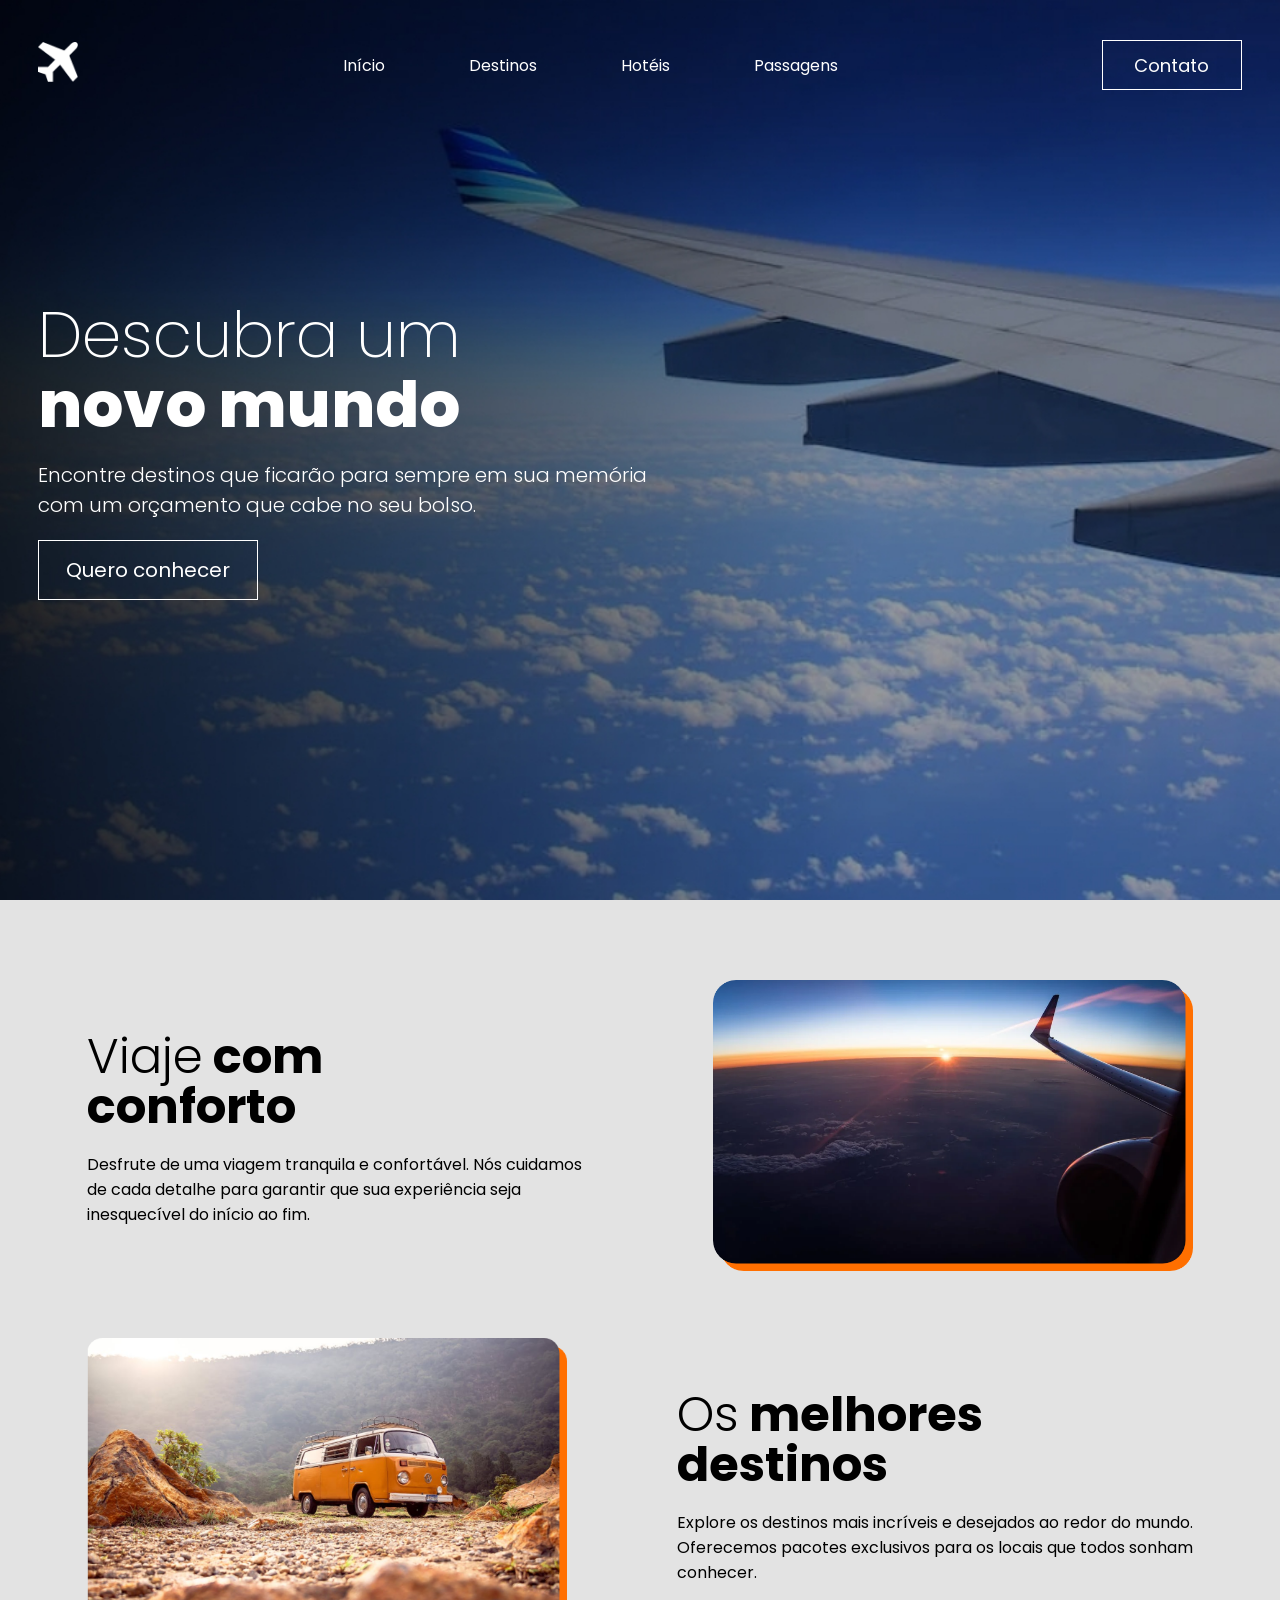
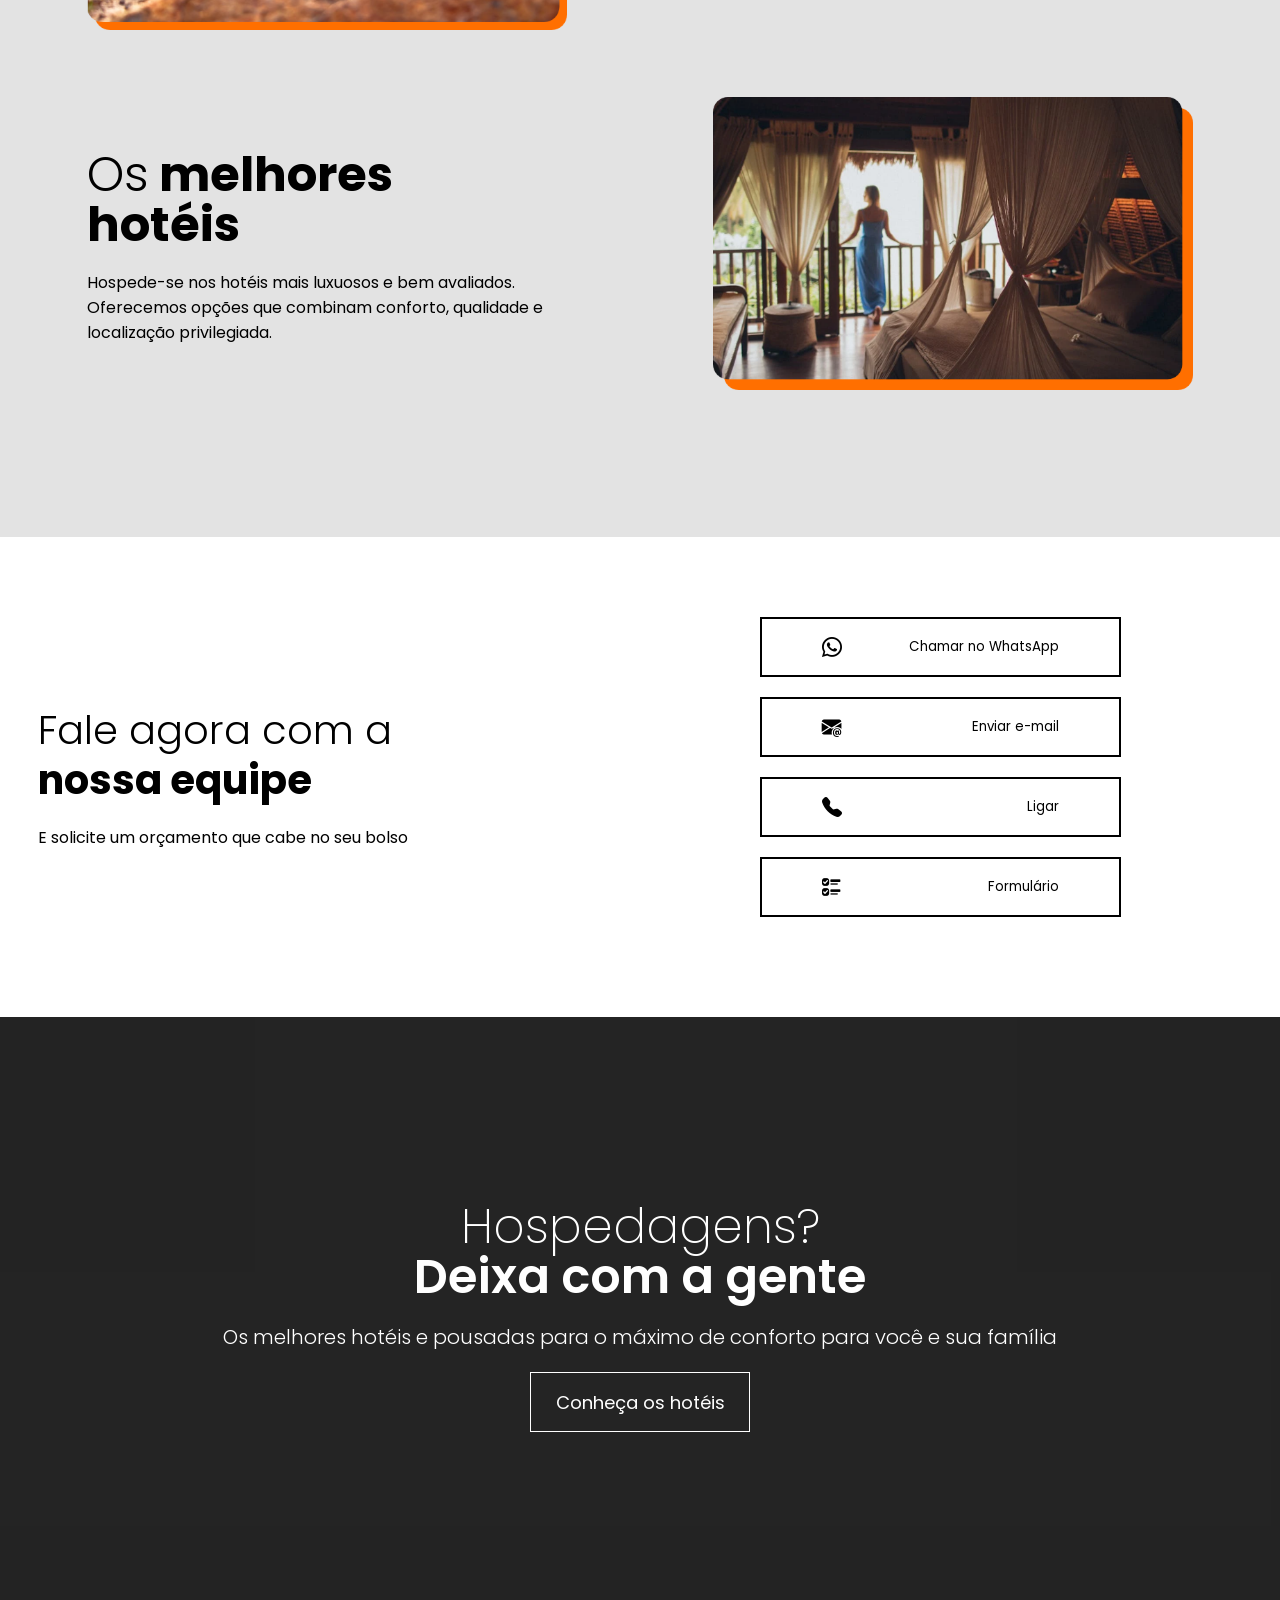
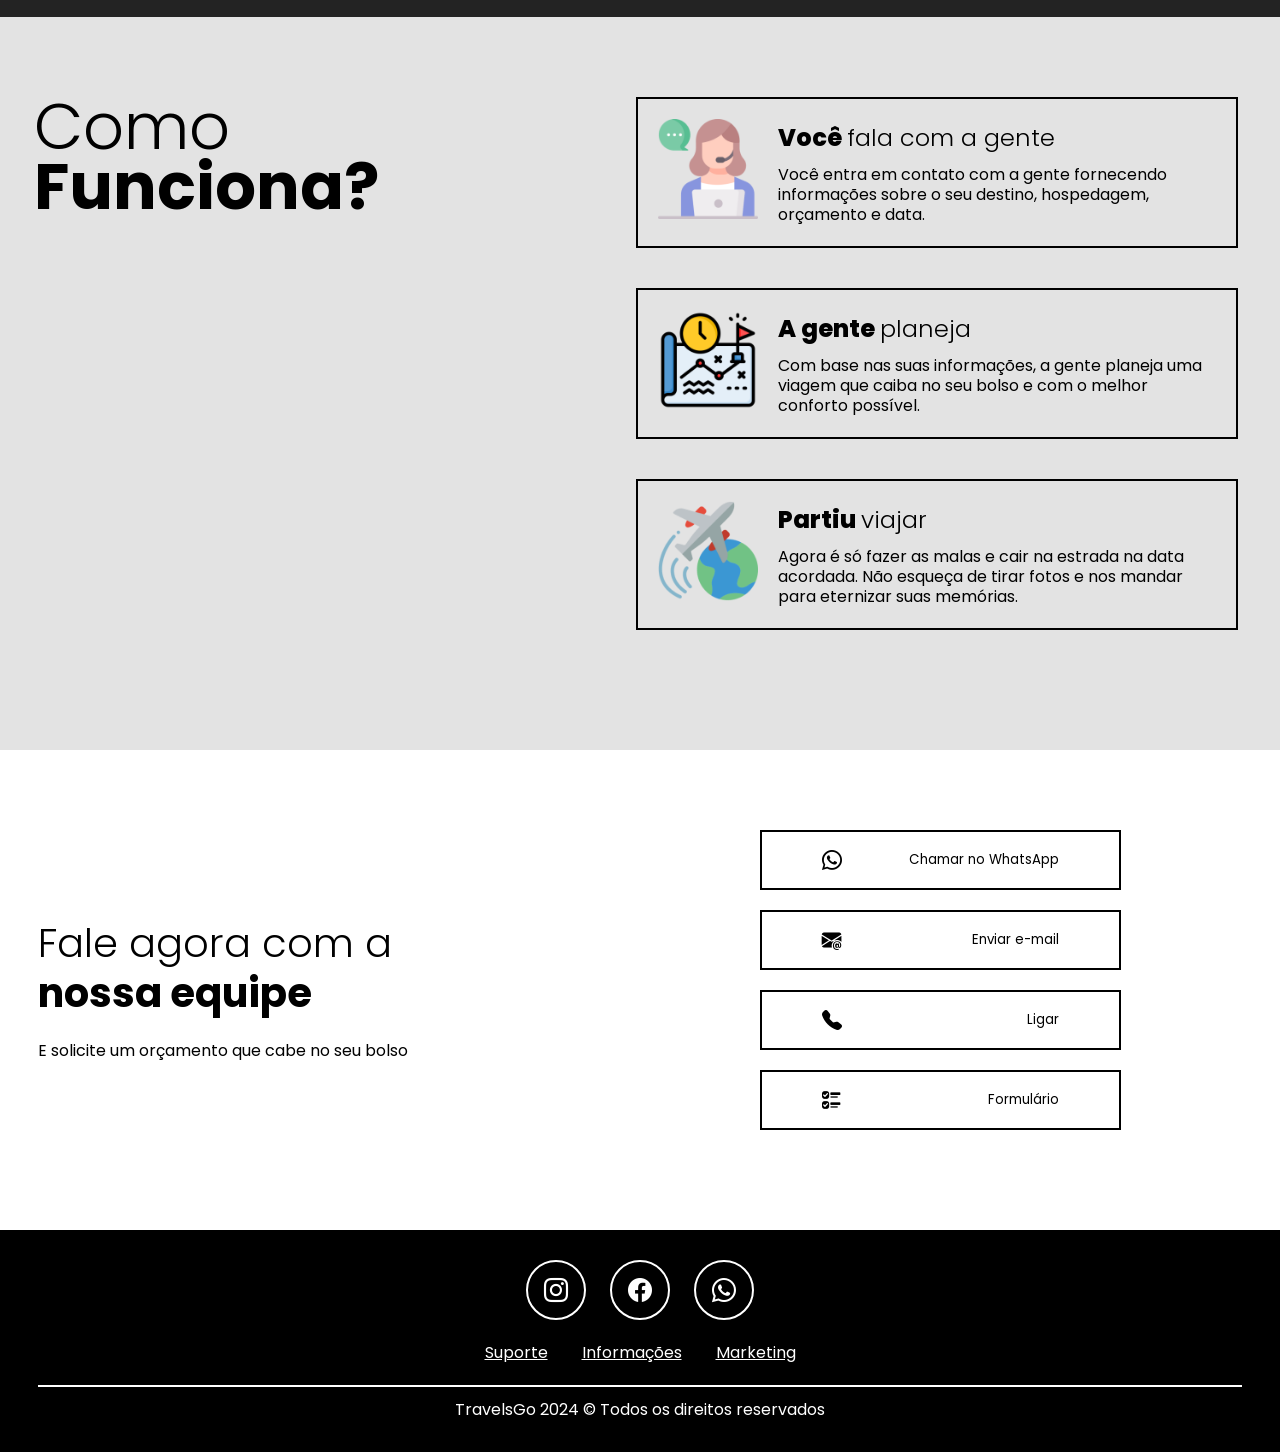
<file: Empresa de viagens/index.html>
<!DOCTYPE html>
<html lang="pt-br">
<head>
  <meta charset="UTF-8">
  <meta name="viewport" content="width=device-width, initial-scale=1.0">
  <link rel="stylesheet" href="css/style.css">
  <link rel="stylesheet" href="css/responsive.css" media="screen">

  <!-- GOOGLE FONTES -->
  <link rel="preconnect" href="https://fonts.googleapis.com">
  <link rel="preconnect" href="https://fonts.gstatic.com" crossorigin>
  <link href="https://fonts.googleapis.com/css2?family=Poppins:ital,wght@0,100;0,200;0,300;0,400;0,500;0,600;0,700;0,800;0,900;1,100;1,200;1,300;1,400;1,500;1,600;1,700;1,800;1,900&display=swap" rel="stylesheet">
  <!-- FIM GOOGLE FONTES -->
  
  <!-- BOOTSTRAP ICONS -->
  <link rel="stylesheet" href="https://cdn.jsdelivr.net/npm/bootstrap-icons@1.11.3/font/bootstrap-icons.min.css">
  <!-- FIM BOOTSTRAP ICONS -->
  
  <!-- SCRIPTS DE JS -->
   <script src="js/menu.js" defer></script>
   <script src="js/btn-menu-mob.js" defer></script>

  <title>Agência de viagens</title>
</head>
<body>
          <header id="header">

          <div class="interface">

              <section class="logo">
                  <img class="logo-branca" src="images/logotipo.png"  alt="Logotipo do site">
                  <img class="logo-preta" src="images/logotipo_p.png"  alt="Logotipo do site">
              </section>

              <section class="menu-desktop">
                  <nav>
                        <ul>
                            <li><a href="">Início</a></li>
                            <li><a href="">Destinos</a></li>
                            <li><a href="">Hotéis</a></li>
                            <li><a href="">Passagens</a></li>
                        </ul>
                  </nav>
              </section>

              <section class="btn-contato">
                  <a href="">
                    <button>Contato</button>
                  </a>
              </section>

              <div class="btn-menu-mob" id="btn-menu-mob">
                <div class="line-menumob-1"></div>
                <div class="line-menumob-2"></div>
              </div>

              <section class="menu-mobile" id="menu-mobile">
                <nav>
                      <ul>
                          <li><a href="">Início</a></li>
                          <li><a href="">Destinos</a></li>
                          <li><a href="">Hotéis</a></li>
                          <li><a href="">Passagens</a></li>
                      </ul>
                </nav>
            </section>

          </div>

          </header> <!--MENU DO SITE-->

          <section class="hero-site">

            <div class="interface">

                <div class="txt-hero">

                  <h1>Descubra um <span>novo mundo</span></h1>
                  <p>Encontre destinos que ficarão para sempre em sua memória
                      <span>com um orçamento que cabe no seu bolso.</span></p>

                  <a href="">
                    <button>Quero conhecer</button>
                  </a>
                                  
                </div>

            </div>

          </section> <!--HERO DO SITE-->

          <section class="vantagens">
              <div class="interface">

                  <article class="itens-container">

                      <div class="txt-itens">
                        <h3><span>Viaje</span> com<br> conforto</h3>
                        <p>Desfrute de uma viagem tranquila e confortável. Nós cuidamos de cada detalhe para garantir que sua experiência seja inesquecível do início ao fim.</p>
                      </div>

                      <div class="img-itens">
                          <img src="images/aviao.png" alt="">
                      </div>

                  </article>

                  <article class="itens-container">

                    <div class="img-itens item-1">
                      <img src="images/carro.png" alt="">
                    </div>

                    <div class="txt-itens item-2">
                      <h3><span>Os</span> melhores<br> destinos</h3>
                      <p>Explore os destinos mais incríveis e desejados ao redor do mundo. Oferecemos pacotes exclusivos para os locais que todos sonham conhecer.</p>
                    </div>

                  </article>

                  <article class="itens-container">

                    <div class="txt-itens">
                      <h3><span>Os</span> melhores<br> hotéis</h3>
                      <p>Hospede-se nos hotéis mais luxuosos e bem avaliados. Oferecemos opções que combinam conforto, qualidade e localização privilegiada.</p>
                    </div>

                    <div class="img-itens">
                        <img src="images/hoteis.png" alt="">
                    </div>

                  </article>

              </div>
          </section> <!--VANTAGENS-->

          <section class="contato">
            <div class="interface">

                <article class="txt-contato">
                  <h3>Fale agora com a 
                      <span>nossa equipe</span></h3>
                      <p>E solicite um orçamento que cabe no seu bolso</p>   
                </article>

                <article class="icons-contato">
                    <a href="#">
                      <button><i class="bi bi-whatsapp"></i> <p>Chamar no WhatsApp</p></button>
                    </a>
                    <a href="#">
                      <button><i class="bi bi-envelope-at-fill"></i> <p>Enviar e-mail</p></button>
                    </a>
                    <a href="#">
                      <button><i class="bi bi-telephone-fill"></i> <p>Ligar</p></button>
                    </a>
                    <a href="#">
                      <button><i class="bi bi-ui-checks"></i> <p>Formulário</p></button>
                    </a>
                </article>

            </div>
          </section> <!--CONTATO-->

          <section class="hoteis">
            <div class="interface">

                <h3>Hospedagens? <span>Deixa com a gente</span></h3>
                <p>Os melhores hotéis e pousadas para o máximo de conforto para você e sua família</p>
                <a href="">
                  <button>Conheça os hotéis</button>
                </a>

            </div>

            <div class="overlay"></div>
          </section> <!--HOTÉIS-->

          <section class="como-funciona">
            <div class="interface">

              <div class="txt-funciona">
                <h3 class="titulo">Como <span>Funciona?</span></h3>
              </div>

              <div class="instrucoes">

                <article class="instru-box">

                  <div class="img-instru-box">
                    <img src="images/atendimento-ao-cliente.png" alt="">
                  </div>

                  <div class="txt-instru-box">
                    <h4>Você <span>fala com a gente</span></h4>
                    <p>Você entra em contato com a gente fornecendo
                       informações sobre o seu destino, hospedagem, 
                       orçamento e data.</p>
                  </div>

                </article>

                <article class="instru-box">

                  <div class="img-instru-box">
                    <img src="images/planejamento.png" alt="">
                  </div>

                  <div class="txt-instru-box">
                    <h4>A gente <span>planeja</span></h4>
                    <p>Com base nas suas informações, a gente planeja uma viagem que caiba no seu bolso e com o melhor conforto possível.</p>
                  </div>

                </article>

                <article class="instru-box">

                    <div class="img-instru-box">
                      <img src="images/viagem.png" alt="">
                    </div>

                    <div class="txt-instru-box">
                      <h4>Partiu <span>viajar</span></h4>
                      <p>Agora é só fazer as malas e cair na estrada na data acordada. Não esqueça de tirar fotos e nos mandar para eternizar suas memórias.</p>
                    </div>

                </article>

              </div>

            </div>
          </section> <!--COMO FUNCIONA-->

          <section class="contato">
            <div class="interface">

                <article class="txt-contato">
                  <h3>Fale agora com a 
                      <span>nossa equipe</span></h3>
                      <p>E solicite um orçamento que cabe no seu bolso</p>   
                </article>

                <article class="icons-contato">
                    <a href="#">
                      <button><i class="bi bi-whatsapp"></i> <p>Chamar no WhatsApp</p></button>
                    </a>
                    <a href="#">
                      <button><i class="bi bi-envelope-at-fill"></i> <p>Enviar e-mail</p></button>
                    </a>
                    <a href="#">
                      <button><i class="bi bi-telephone-fill"></i> <p>Ligar</p></button>
                    </a>
                    <a href="#">
                      <button><i class="bi bi-ui-checks"></i> <p>Formulário</p></button>
                    </a>
                </article>

            </div>
          </section> <!--CONTATO-->
          
          <footer>
            <div class="interface">
                <section class="top-footer">

                  <a href="#"><button><i class="bi bi-instagram"></i></button></a>
                  <a href="#"><button><i class="bi bi-facebook"></i></button></a>
                  <a href="#"><button><i class="bi bi-whatsapp"></i></button></a>

                </section>

                <section class="middle-footer">
                  
                  <a href="#">Suporte</a>
                  <a href="#">Informações</a>
                  <a href="#">Marketing</a>
                
                </section>

                <section class="bottom-footer">
                  
                  <p>TravelsGo 2024 &copy; Todos os direitos reservados</p>
                
                </section>
            </div>
          </footer>
</body>
</html>
</file>
<file: Empresa de viagens/css/style.css>
*{
   margin: 0;
   padding: 0;
   box-sizing: border-box;
   font-family: "Poppins", sans-serif; 
}

body{
  background-color: #E3E3E3;
}

.interface{
  max-width: 1280px;
  margin: 0 auto;
  padding: 0 3%;
}

header .btn-contato button, .hero-site button, .hoteis button{
  font-size: 18px;
  background-color: transparent;
  border: 1px solid #fff;
  color: #fff;
  cursor: pointer;
  transition: .5s;
}

header .btn-contato button:hover, .hero-site button:hover, .hoteis button:hover{
  background-color: #fff;
  color: #000;
}

/* ESTILO DO HEADER */

header{
  width: 100%;
  padding: 40px 0;
  position: fixed;
  top: 0;
  left: 0;

  transition: .5s;
  z-index: 999999999999999999999999999999;
}

header .interface{
  display: flex;
  justify-content: space-between;
  align-items: center;
}

header .logo img{
  max-width: 40px;
}

/* ESTILO DO MENU DINÂMICO */

header .logo img.logo-preta{
  display: none;
}

header.rolar{
  background-color: #fff;
  padding: 20px 0;
  box-shadow: 0 0 8px #00000061;
}

header.rolar .menu-desktop nav ul li a{
  color: #000;
}

header.rolar .btn-contato button{
  border: 1px solid #000;
  color: #000;
}

header.rolar .btn-contato button:hover{
  background-color: #000;
  color: #fff;
}

header.rolar .logo .logo-branca{
  display: none;
}

header.rolar .logo .logo-preta{
  display: block;
}

/* ---------------------- */

/* ESTILO DO MENU */

header .menu-desktop nav ul{
  list-style-type: none;
}

header .menu-desktop nav ul li{
  display: inline-block;
  margin: 0 40px;
}

.menu-desktop nav a:hover{
  transform: scale(1.05);
}

header .menu-desktop nav ul li a{
  color: #fff;
  text-decoration: none;
  display: inline-block;
  transition: .2s;
}

header .btn-contato button{
  width: 140px;
  height: 50px;
}


/* ESTILO DO BOTÃO DO MENU MOBILE */

header .btn-menu-mob{
  display: none;
  position: relative;
  z-index: 99999999999999999;
}

header .btn-menu-mob div{
  background-color: #fff;
  height: 3px;
  margin: 10px 0;
  transition: .2s;
}

header .btn-menu-mob .line-menumob-1{
  width: 30px;
}

header .btn-menu-mob .line-menumob-2{
  width: 20px;
}

header.rolar .btn-menu-mob div{
  background-color: #000;
}

header .btn-menu-mob .line-menumob-1.ativo1{
  transform: rotate(45deg) translate(30%);
  background-color: #fff;
}

header .btn-menu-mob .line-menumob-2.ativo2{
  transform: rotate(-45deg) translate(30%);
  width: 30px;
  background-color: #fff;
}

/* ESTILO MENU MOBILE */
header .menu-mobile{
  width: 0;
  height: 0;
  background-color: #000;
  position: absolute;
  top: 0;
  right: 0;

  display: flex;
  align-items: center;
  justify-content: center;
  text-align: center;

  overflow: hidden;
  transition: .5s;
}

header .menu-mobile nav{
  width: 100%;
}

header .menu-mobile nav ul{
  list-style-type: none;
}

header .menu-mobile nav a{
  font-size: 24px;
  text-decoration: none;
  color: #fff;
  padding: 20px 0;
  display: block;
  transition: .5s;
}

header .menu-mobile nav a:hover{
  background-color: #fff;
  color: #000;
  box-shadow: 0 0 20px #fff;
}

header .menu-mobile.abrir{
  width: 100%;
  height: 100vh;
}

body.no-overflow{
  overflow: hidden;
}


/* ESTILO DO HERO */

section.hero-site{
  height: 100vh;
  background-image: url(../images/bg-inicio-site.jpg);
  background-repeat: no-repeat;
  background-size: cover;
  background-position: center;
  color: #fff;
}

.hero-site .interface{
  display: flex;
  align-items: center;
  height: 100%;
}

.hero-site .txt-hero h1{
  font-size: 4em;
  line-height: 70px;
  font-weight: 200;
}

.hero-site .txt-hero h1 span{
  display: block;
  font-weight: 800;
}

.hero-site .txt-hero p{
  font-size: 20px;
  font-weight: 300;
  margin: 20px 0;
}

.hero-site .txt-hero p span{
  display: block;
}

.hero-site button{
  width: 220px;
  height: 60px;
  font-size: 20px;
}


/* ESTILO DAS VANTAGENS */

section.vantagens{
  padding: 80px 4%; 
}

.vantagens .itens-container{
  display: flex;
  align-items: center;
  justify-content: space-between;
  gap: 10%;
  margin-bottom: 60px;
}

.vantagens .itens-container .img-itens img{
  max-width: 480px;
}

.vantagens .itens-container .txt-itens h3{
  font-size: 3em;
  line-height: 50px;
  margin-bottom: 20px;
}

.itens-container .txt-itens h3 span{
  font-weight: 300;
}


/* ESTILO DOS BOTÕES DE CONTATO */

section.contato{
  background-color: #fff;
  padding: 80px 0;
}

.txt-contato, .icons-contato{
  display: inline-block;
  width: 50%;
  margin-right: -4px;
  vertical-align: middle;
}

.contato .txt-contato h3{
  font-size: 2.5em;
  line-height: 50px;
  font-weight: 300;
  margin-bottom: 20px;
}

.contato .txt-contato h3 span{
  display: block;
  font-weight: 700;
}

.contato .icons-contato a{
  text-decoration: none;
}

.contato .icons-contato button{
  display: flex;
  align-items: center;
  width: 60%;
  height: 60px;
  margin: 0 auto 20px auto;
  justify-content: space-between;
  padding: 0 60px;
  background-color: transparent;
  border: 2px solid #000;
  cursor: pointer;
  transition: .5s;
}

.contato .icons-contato button i{
  font-size: 20px;
}

.contato .icons-contato button:hover{
  background-color: #000;
}

.contato .icons-contato button:hover i, .contato .icons-contato button:hover p{
  color: #fff;
}

/* ESTILO DA SESSÃO HOTÉIS */

section.hoteis{
  height: 600px;

  background-image: url(../images/hotel-bg.jpg);
  background-position: center;
  background-size: cover;
  background-repeat: no-repeat;
  background-attachment: fixed;

  position: relative;
  color: #fff;
  text-align: center;
}

.hoteis > .overlay{
  position: absolute;
  top: 0;
  left: 0;
  background-color: #000000d7;
  width: 100%;
  height: 100%;
  z-index: 1;
}

.hoteis > .interface{
  display: flex;
  align-items: center;
  justify-content: center;
  flex-direction: column;
  height: 100%;
  z-index: 2;
  position: relative;
}

.hoteis h3{
  font-size: 3em;
  line-height: 50px;
  font-weight: 200;
}

.hoteis h3 span{
  display: block;
  font-weight: 600;
}

.hoteis p{
  margin: 20px 0;
  font-size: 20px;
  font-weight: 300;
}

.hoteis button{
  width: 220px;
  height: 60px;
}


/* ESTILO DA SESSÃO COMO FUNCIONA */

section.como-funciona{
  padding: 80px 0;
}

.txt-funciona, .instrucoes{
  display: inline-block;
  width: 50%;
  margin-left: -4px;
  vertical-align: top;
}

.como-funciona .txt-funciona{
  position: sticky;
  top: 50%;
  padding-bottom: 35px;
}

.como-funciona .txt-funciona h3{
  font-size: 4em;
  line-height: 60px;
  font-weight: 300;
}

.como-funciona .txt-funciona h3 span{
  display: block;
  font-weight: 700;
}

.instrucoes .instru-box{
  display: flex;
  align-items: center;
  gap: 20px;
  margin-bottom: 40px;
  border: 2px solid #000;
  padding: 20px;
}

.instrucoes .instru-box img{
  max-width: 100px;
}

.instrucoes .instru-box h4{
  font-size: 1.5em;
  font-weight: 800;
  margin-bottom: 10px;
}

.instrucoes .instru-box h4 span{
  font-weight: 300;
}

.instrucoes .instru-box p{
  line-height: 20px;
}


/* ESTILO DO RODAPÉ */

footer{
  background-color: #000;
  width: 100%;
  text-align: center;
  padding: 30px 0;
}

footer .top-footer button{
  width: 60px;
  height: 60px;
  border-radius: 50%;
  border: 2px solid #fff;
  background-color: transparent;
  color: #fff;
  font-size: 24px;
  cursor: pointer;
  margin: 0 10px;
  transition: .5;
}

footer .top-footer button:hover{
  background-color: #fff;
  color: #000;
}

footer .middle-footer{
  margin: 20px 0;
}

footer .middle-footer a{
  color: #fff;
  margin: 0 15px;
}

footer .bottom-footer{
  border-top: 2px solid #fff;
}

footer .bottom-footer p{
  color: #fff;
  margin-top: 10px;
}
</file>
<file: Empresa de viagens/css/responsive.css>
@media screen and (max-width: 900px){
  header .menu-desktop, header .btn-contato{
    display: none;
  }

  header .btn-menu-mob{
    display: block;
  }

}

@media screen and (max-width: 878px){
    /* RESPONSIVO DA HERO */

    .hero-site .txt-hero h1{
      font-size: 2.6em;
      line-height: 45px;
    }
    
    .hero-site .txt-hero p{
      font-size: 14px;
      
    }
    
    .hero-site .txt-hero p span{
      display: inline;
    }
    
    .hero-site button{
      font-size: 18px;
    }

    /* ESTILO DAS VANTAGENS */

    .vantagens .itens-container{
      flex-direction: column;
    }

    .vantagens .itens-container .img-itens img{
      width: 100%;
    }

    .vantagens .itens-container .txt-itens p{
      margin-bottom: 20px;
    }

    .vantagens .itens-container .item-1{
      order: 1;
    }

    .vantagens .itens-container .item-2{
      order: 0;
    }


    /* ESTILO DOS BOTÕES DE CONTATO */

    .txt-contato, .icons-contato{
      display: block;
      width: 100%;
    }

    .contato .txt-contato h3{
      font-size: 2em;
      line-height: 40px;
    }

    .contato .txt-contato p{
      margin-bottom: 20px;
    }

    .contato .icons-contato button{
      width: 100%;
    }

    /* ESTILO DA SESSÃO HOTÉIS */

    .hoteis h3{
      font-size: 2.3em;
      line-height: 40px;
    }

    .hoteis p{
      margin: 20px 0;
      font-size: 16px;
    }

    /* ESTILO DA SESSÃO COMO FUNCIONA */

    .txt-funciona, .instrucoes{
      display: block;
      width: 100%;
    }

    .como-funciona .txt-funciona{
      position: static;
    }

    .como-funciona .txt-funciona h3{
      font-size: 3em;
      line-height: 50px;
    }

    .instrucoes .instru-box{
      flex-direction: column;
      text-align: center;
    }

   }
</file>
